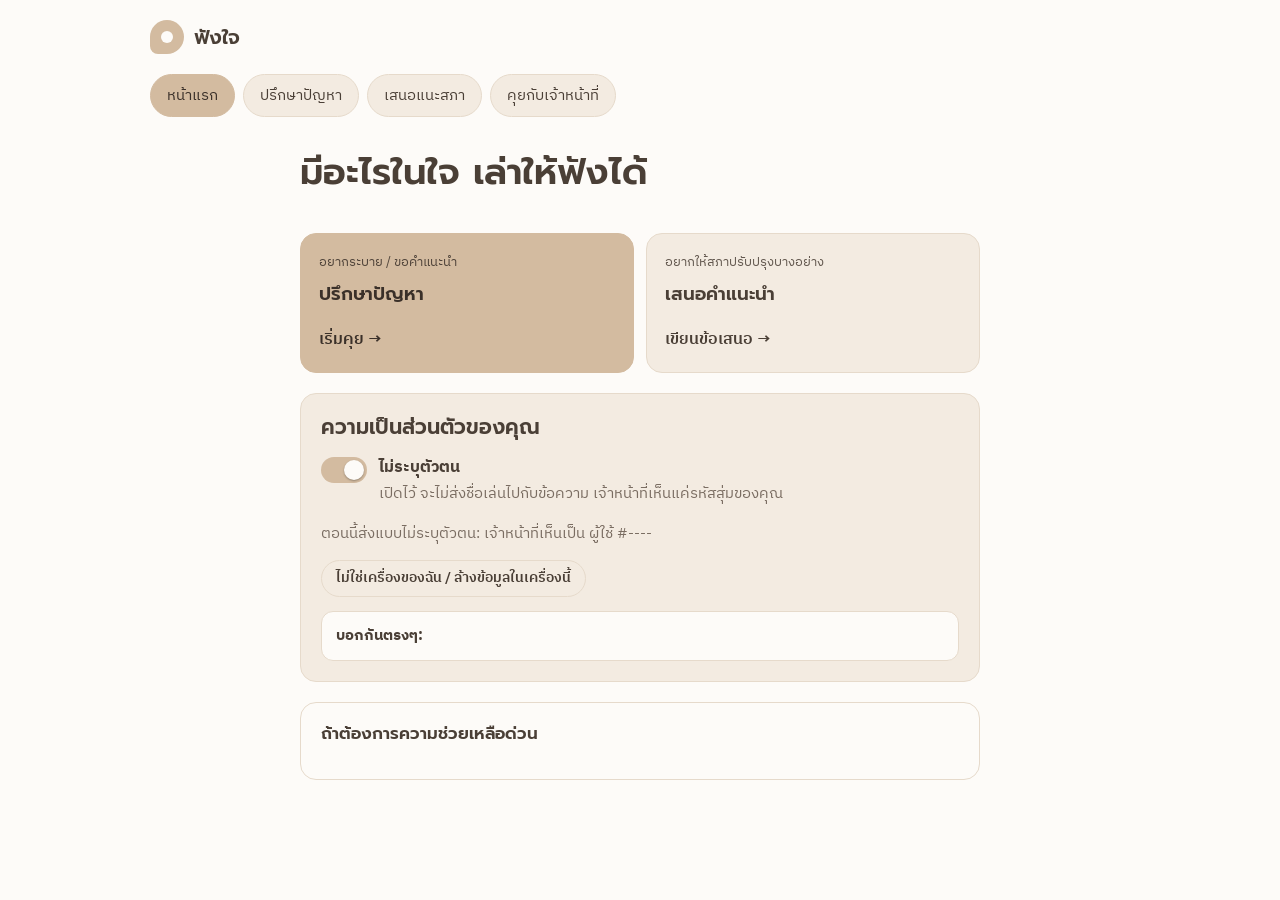
<file: index.html>
<!doctype html>
<html lang="th">
<head>
<meta charset="utf-8">
<meta name="viewport" content="width=device-width,initial-scale=1,viewport-fit=cover">
<meta name="color-scheme" content="light dark">
<meta name="robots" content="noindex">
<title>ฟังใจ</title>
<link rel="stylesheet" href="https://fonts.googleapis.com/css2?family=IBM+Plex+Sans+Thai:wght@400;500;600&family=Prompt:wght@500;600&display=swap">
<link rel="stylesheet" href="style.css">
</head>
<body>
<div class="wrap">
  <div class="top">
    <div class="brand"><span class="brand-mark"><i></i></span><span id="brandName">ฟังใจ</span></div>
    <span class="chip" id="saveState" hidden></span>
  </div>

  <nav class="nav" id="nav" aria-label="เมนู">
    <a href="#home" data-v="home">หน้าแรก</a>
    <a href="#consult" data-v="consult">ปรึกษาปัญหา</a>
    <a href="#suggest" data-v="suggest">เสนอแนะสภา</a>
    <a href="#officer" data-v="officer">คุยกับเจ้าหน้าที่<span class="dot" id="offDot" hidden>0</span></a>
  </nav>

  <div class="banner" id="banner" hidden></div>

  <!-- HOME -->
  <section data-view="home" class="col">
    <div class="hero">
      <h1 id="heroTitle">มีอะไรในใจ เล่าให้ฟังได้</h1>
      <p id="heroText"></p>
    </div>
    <div class="modes">
      <a class="mode primary" href="#consult">
        <span class="tag">อยากระบาย / ขอคำแนะนำ</span>
        <b>ปรึกษาปัญหา</b>
        <span id="cardConsult"></span>
        <span class="go">เริ่มคุย →</span>
      </a>
      <a class="mode" href="#suggest">
        <span class="tag">อยากให้สภาปรับปรุงบางอย่าง</span>
        <b>เสนอคำแนะนำ</b>
        <span id="cardSuggest"></span>
        <span class="go">เขียนข้อเสนอ →</span>
      </a>
    </div>

    <div class="panel">
      <h2>ความเป็นส่วนตัวของคุณ</h2>
      <label class="switch" for="anon">
        <input type="checkbox" id="anon" checked>
        <span><b>ไม่ระบุตัวตน</b><span class="muted">เปิดไว้ จะไม่ส่งชื่อเล่นไปกับข้อความ เจ้าหน้าที่เห็นแค่รหัสสุ่มของคุณ</span></span>
      </label>
      <div class="field" id="nickBox" hidden>
        <label for="nick">ชื่อเล่น (ถ้าอยากให้เรียก)</label>
        <input id="nick" type="text" maxlength="30" placeholder="เช่น ฟ้า" autocomplete="off">
      </div>
      <p class="muted" id="privState"></p>
      <div class="row"><button class="btn ghost small" type="button" id="wipeBtn">ไม่ใช่เครื่องของฉัน / ล้างข้อมูลในเครื่องนี้</button></div>
      <p class="muted" id="wipeNote" hidden></p>
      <div class="notice"><b>บอกกันตรงๆ:</b> <span id="privacyNote"></span></div>
    </div>

    <div class="panel plain">
      <h3>ถ้าต้องการความช่วยเหลือด่วน</h3>
      <div class="hotline" id="homeHot" style="margin-top:0"></div>
    </div>
    <footer id="footDisclaimer"></footer>
  </section>

  <!-- CONSULT -->
  <section data-view="consult" class="col" hidden>
    <div class="panel">
      <h2>ปรึกษาปัญหา</h2>
      <div id="gate" class="stack">
        <div class="notice"><b>ก่อนเริ่ม</b><br><span id="gateDisclaimer"></span> ถ้าเรื่องที่คุยหนักมากหรือเกี่ยวกับการทำร้ายตัวเอง เราจะแนะนำให้ติดต่อแพทย์หรือสายด่วนทันที</div>
        <label class="switch" for="agree">
          <input type="checkbox" id="agree">
          <span>เข้าใจแล้ว และรับทราบว่าเจ้าของเว็บอ่านข้อความได้ (ไม่เห็นชื่อจริง)</span>
        </label>
        <div class="row"><button class="btn warm" id="start" disabled>เริ่มเรื่องใหม่</button><span class="muted" id="whoami"></span></div>
        <div id="prevBox" class="stack" hidden>
          <h3>คุยต่อจากครั้งก่อน</h3>
          <div class="stack" id="prevList"></div>
        </div>
      </div>
      <div id="chatBox" hidden class="stack">
        <div id="crisisBox" hidden></div>
        <div class="chat" id="chat" aria-live="polite"></div>
        <form class="compose" id="chatForm">
          <input id="chatInput" type="text" maxlength="1000" placeholder="พิมพ์สิ่งที่อยากเล่า…" autocomplete="off" aria-label="ข้อความ">
          <button class="btn" type="submit" id="sendBtn">ส่ง</button>
          <button class="btn ghost" type="button" id="stopBtn" hidden>หยุด</button>
        </form>
        <div class="row"><button class="btn ghost small" id="endBtn" type="button">จบการคุยนี้</button><span class="muted" id="chatNote"></span></div>
      </div>
    </div>
  </section>

  <!-- SUGGEST -->
  <section data-view="suggest" class="col" hidden>
    <div class="panel">
      <h2>เสนอคำแนะนำถึงสภา</h2>
      <p class="muted">ไอเดียของคุณจะถูกรวบรวมและนำไปพูดคุยในสภา</p>
      <form id="suggestForm" class="stack">
        <div class="field"><label for="sCat">เรื่อง</label><select id="sCat"></select></div>
        <div class="field"><label for="sMsg">ข้อเสนอของคุณ</label><textarea id="sMsg" maxlength="1500" required placeholder="เล่าสิ่งที่อยากให้เปลี่ยน และเหตุผลสั้นๆ"></textarea></div>
        <p class="muted" id="sWho"></p>
        <div class="row"><button class="btn" type="submit">ส่งข้อเสนอ</button></div>
      </form>
      <div id="suggestDone" class="notice" hidden><b>ได้รับแล้ว</b> ขอบคุณที่ช่วยกันคิด ข้อเสนอถูกส่งถึงสภาแล้ว <button class="btn ghost small" id="sAgain" type="button" style="margin-left:8px">เขียนอีกเรื่อง</button></div>
    </div>
    <div class="panel plain" id="mySugBox" hidden>
      <h3>ข้อเสนอที่คุณส่งไปแล้ว</h3>
      <div class="stack" id="mySug"></div>
    </div>
  </section>

  <!-- OFFICER -->
  <section data-view="officer" class="col" hidden>
    <div class="panel">
      <h2>คุยกับ<span id="officerTitle">เจ้าหน้าที่สภา</span></h2>
      <p class="muted" id="officerIntro"></p>
      <div class="chat" id="offLog" aria-live="polite"></div>
      <form class="stack" id="officerForm">
        <div class="field"><label for="oMsg">ข้อความถึงเจ้าหน้าที่</label><textarea id="oMsg" maxlength="1500" required placeholder="เล่าสั้นๆ ได้เลย"></textarea></div>
        <p class="muted" id="oWho"></p>
        <div class="row"><button class="btn" type="submit">ส่งถึงเจ้าหน้าที่</button></div>
      </form>
    </div>
  </section>


</div>
<script src="config.js"></script>
<script src="app.js"></script>
</body>
</html>
</file>
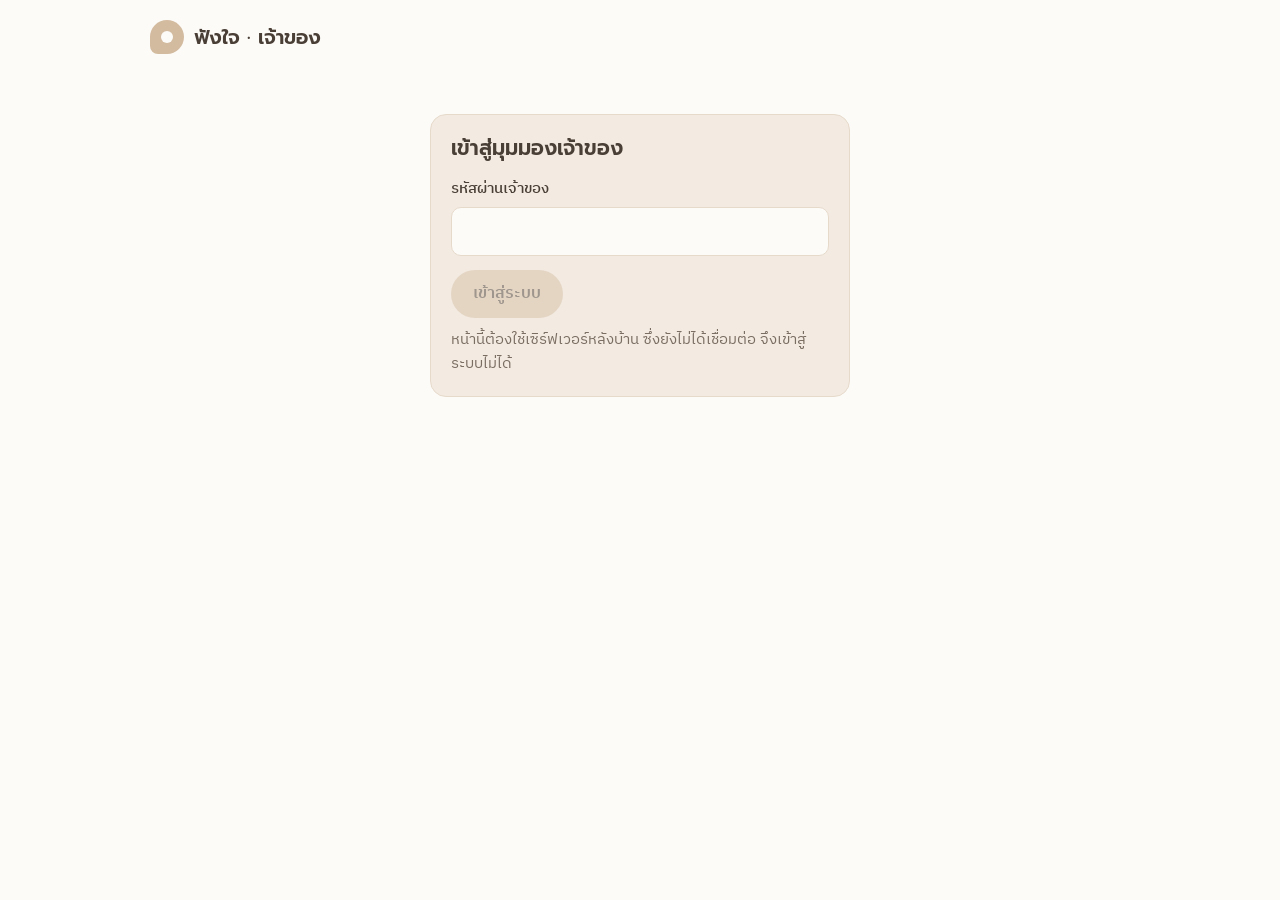
<file: admin.html>
<!doctype html>
<html lang="th">
<head>
<meta charset="utf-8">
<meta name="viewport" content="width=device-width,initial-scale=1,viewport-fit=cover">
<meta name="color-scheme" content="light dark">
<meta name="robots" content="noindex">
<title>ฟังใจ เจ้าของ</title>
<link rel="stylesheet" href="https://fonts.googleapis.com/css2?family=IBM+Plex+Sans+Thai:wght@400;500;600&family=Prompt:wght@500;600&display=swap">
<link rel="stylesheet" href="style.css">
</head>
<body>
<div class="wrap">
  <div class="top"><div class="brand"><span class="brand-mark"><i></i></span><span id="brandName">ฟังใจ · เจ้าของ</span></div></div>
  <section id="loginBox" class="panel login">
    <h2>เข้าสู่มุมมองเจ้าของ</h2>
    <form id="loginForm" class="stack">
      <div class="field"><label for="pw">รหัสผ่านเจ้าของ</label><input type="password" id="pw" autocomplete="current-password" style="background:var(--bg);border:1px solid var(--line);border-radius:10px;padding:10px 12px;width:100%"></div>
      <div class="row"><button class="btn" type="submit">เข้าสู่ระบบ</button><span class="muted" id="loginMsg"></span></div>
    </form>
  </section>
  <!-- ADMIN -->
  <section id="adminApp" class="stack" hidden>
    <div class="panel">
      <div class="row" style="justify-content:space-between"><h2>มุมมองเจ้าของ</h2><div class="row"><span class="chip" id="admDot" hidden></span><button class="btn ghost small" type="button" id="logoutBtn">ออกจากระบบ</button></div></div>
      <div class="notice">ข้อความของน้องๆ เห็นเป็นรหัสสุ่ม (และชื่อเล่น ถ้าน้องใส่ไว้) ไม่มีชื่อจริงหรือบัญชีของน้อง กรุณาเก็บรหัสผ่านเจ้าของเป็นความลับ</div>
      <div class="tabs" id="aTabs">
        <button type="button" data-t="inbox" aria-pressed="true">ข้อความจากน้องๆ</button>
        <button type="button" data-t="settings" aria-pressed="false">ตั้งค่าเว็บไซต์</button>
      </div>
    </div>

    <div id="aInbox" class="stack">
      <div class="stats" id="aStats"></div>
      <div class="agrid">
        <div class="panel">
          <div class="field"><label for="aFilter">แสดง</label>
            <select id="aFilter"><option value="all">ทั้งหมด</option><option value="urgent">ต้องดูแลด่วน</option><option value="waiting">รอเจ้าหน้าที่ตอบ</option></select>
          </div>
          <div class="slist" id="aList"></div>
        </div>
        <div class="panel" id="aDetail"><p class="muted">เลือกรายการทางซ้ายเพื่อดูข้อความ</p></div>
      </div>
    </div>

    <div id="aSettings" class="panel" hidden>
      <h2>ตั้งค่าเว็บไซต์</h2>
      <p class="muted">แก้แล้วกดบันทึก ข้อความบนเว็บและคำสั่งของ AI จะเปลี่ยนทันทีสำหรับทุกคน</p>
      <form id="setForm" class="stack">
        <div class="field"><label for="f_siteName">ชื่อเว็บไซต์</label><input type="text" id="f_siteName" maxlength="40"></div>
        <div class="field"><label for="f_heroTitle">หัวข้อหน้าแรก</label><input type="text" id="f_heroTitle" maxlength="120"></div>
        <div class="field"><label for="f_heroText">คำอธิบายหน้าแรก</label><textarea id="f_heroText" maxlength="500"></textarea></div>
        <div class="field"><label for="f_cardConsult">ข้อความบนการ์ด "ปรึกษาปัญหา"</label><input type="text" id="f_cardConsult" maxlength="200"></div>
        <div class="field"><label for="f_cardSuggest">ข้อความบนการ์ด "เสนอคำแนะนำ"</label><input type="text" id="f_cardSuggest" maxlength="200"></div>
        <div class="field"><label for="f_privacyNote">ข้อความเรื่องความเป็นส่วนตัว</label><textarea id="f_privacyNote" maxlength="600"></textarea><span class="hint">บอกน้องๆ ตามจริงว่าใครอ่านข้อความได้บ้าง</span></div>
        <div class="field"><label for="f_disclaimer">คำเตือนว่าไม่ใช่นักจิตวิทยาจริง</label><textarea id="f_disclaimer" maxlength="400"></textarea></div>
        <div class="field"><label for="f_greeting">ข้อความทักทายแรกของ AI</label><input type="text" id="f_greeting" maxlength="200"></div>
        <div class="field"><label for="f_officerName">ชื่อที่น้องเห็นตอนคุยกับเจ้าหน้าที่</label><input type="text" id="f_officerName" maxlength="40"></div>
        <div class="field"><label for="f_officerIntro">คำอธิบายหน้า "คุยกับเจ้าหน้าที่"</label><textarea id="f_officerIntro" maxlength="400"></textarea></div>
        <div class="field"><label for="f_categories">หมวดเรื่องที่เสนอสภา (บรรทัดละหมวด)</label><textarea id="f_categories"></textarea></div>
        <div class="field"><label for="f_hotlines">สายด่วน (บรรทัดละรายการ รูปแบบ ชื่อ | เบอร์)</label><textarea id="f_hotlines"></textarea><span class="hint">แสดงในหน้าแรกและตอนที่ระบบเจอเรื่องร้ายแรง</span></div>
        <label class="switch" for="f_aiEnabled"><input type="checkbox" id="f_aiEnabled"><span><b>เปิดผู้ช่วย AI</b><span class="muted">ปิดไว้ได้ ถ้าอยากให้น้องคุยกับเจ้าหน้าที่อย่างเดียว</span></span></label>
        <div class="field"><label for="f_aiTier">ความเร็ว AI</label>
          <select id="f_aiTier"><option value="default">ปกติ (คิดนานกว่า ตอบรอบคอบ)</option><option value="quick">เร็ว (ตอบทันที เหมาะกับแชทสั้นๆ)</option></select>
        </div>
        <div class="field"><label for="f_persona">คำสั่งบุคลิกของ AI "พี่"</label><textarea id="f_persona" style="min-height:300px"></textarea><span class="hint">ระบบจะเติมสายด่วนและแท็กประเมินความเสี่ยงต่อท้ายให้เอง ไม่ต้องใส่</span></div>
        <div class="row">
          <button class="btn" type="submit" id="setSave">บันทึก</button>
          <button class="btn ghost" type="button" id="setReset">คืนค่าเริ่มต้น</button>
          <span class="muted" id="setMsg"></span>
        </div>
      </form>
    </div>
  </section>
</div>
<script src="config.js"></script>
<script src="admin.js"></script>
</body>
</html>
</file>
<file: style.css>
/* พื้นฐาน (หน้าเว็บอิสระ ไม่มีโครงสำเร็จรูป) */
html{color-scheme:light}
:root{padding-top:env(safe-area-inset-top,0px);padding-bottom:env(safe-area-inset-bottom,0px)}
body{margin:0}
img{max-width:100%}
[hidden]{display:none!important}
/* Layout: one column (phone-first). Header -> nav -> banner -> one active view. Owner gets an extra wide "มุมมองเจ้าของ" view. Off-white paper, pale beige cards, soft tan primary, sand secondary, soft brown text. */
:root{
  --bg:#FDFBF8;
  --surface:#F3EBE1;
  --fg:#4A3F36;
  --muted:#7A6D62;
  --line:#E6DACB;
  --accent:#D3BBA0;
  --accent-fg:#3A3029;
  --warm:#E9D9C3;
  --warm-fg:#4A3F36;
  --crisis:#B83253;
  --crisis-bg:#FBE6E6;
  --ok:#3F6B4E;
  --font-display:"Prompt","IBM Plex Sans Thai",system-ui,sans-serif;
  --font-body:"IBM Plex Sans Thai",system-ui,sans-serif;
}
@media (prefers-color-scheme: dark){
  :root:not([data-theme="light"]){
    --bg:#1F1B17;--surface:#2B251F;--fg:#F1E9DF;--muted:#B5A797;--line:#433A31;
    --accent:#D3BBA0;--accent-fg:#2A2118;--warm:#A58D72;--warm-fg:#2A2118;
    --crisis:#FF9DAA;--crisis-bg:#3D2022;--ok:#7CCB9A;color-scheme:dark;
  }
}
:root[data-theme="dark"]{
  --bg:#1F1B17;--surface:#2B251F;--fg:#F1E9DF;--muted:#B5A797;--line:#433A31;
  --accent:#D3BBA0;--accent-fg:#2A2118;--warm:#A58D72;--warm-fg:#2A2118;
  --crisis:#FF9DAA;--crisis-bg:#3D2022;--ok:#7CCB9A;color-scheme:dark;
}
*{box-sizing:border-box}
body{
  background:var(--bg);color:var(--fg);font-family:var(--font-body);font-size:16px;line-height:1.65;
  padding-block:20px 56px;
  padding-left:max(16px,env(safe-area-inset-left,0px));
  padding-right:max(16px,env(safe-area-inset-right,0px));
}
.wrap{max-width:980px;margin:0 auto;display:flex;flex-direction:column;gap:20px}
.col{width:100%;max-width:680px;margin:0 auto;display:flex;flex-direction:column;gap:20px}
.stack{display:flex;flex-direction:column;gap:14px}
h1,h2,h3{font-family:var(--font-display);font-weight:600;line-height:1.3;margin:0;text-wrap:balance}
h1{font-size:clamp(1.7rem,6vw,2.3rem)}
h2{font-size:1.3rem}
h3{font-size:1.05rem}
p{margin:0}
button,input,select,textarea{font:inherit;color:inherit}
:focus-visible{outline:3px solid var(--fg);outline-offset:2px}

.top{display:flex;align-items:center;justify-content:space-between;gap:12px;flex-wrap:wrap}
.brand{display:flex;align-items:center;gap:10px;font-family:var(--font-display);font-weight:600;font-size:1.25rem}
.brand-mark{width:34px;height:34px;border-radius:50% 50% 50% 8px;background:var(--accent);display:grid;place-items:center}
.brand-mark i{width:12px;height:12px;border-radius:50%;background:var(--bg);display:block}
.chip{font-size:.8rem;color:var(--muted);border:1px dashed var(--line);border-radius:999px;padding:2px 12px}

.nav{display:flex;gap:8px;overflow-x:auto;padding-bottom:4px;scrollbar-width:thin}
.nav a{flex:none;text-decoration:none;color:var(--fg);padding:8px 16px;border-radius:999px;border:1px solid var(--line);background:var(--surface);font-size:.95rem;display:inline-flex;align-items:center;gap:6px}
.nav a[aria-current="page"]{background:var(--accent);color:var(--accent-fg);border-color:var(--accent)}
.nav a.admin{margin-left:auto;border-style:dashed}
.dot{min-width:20px;height:20px;border-radius:10px;background:var(--crisis);color:var(--bg);font-size:.75rem;display:inline-grid;place-items:center;padding:0 6px;font-variant-numeric:tabular-nums}

.panel{background:var(--surface);border:1px solid var(--line);border-radius:16px;padding:20px;display:flex;flex-direction:column;gap:14px;min-width:0}
.panel.plain{background:var(--bg)}
.muted{color:var(--muted);font-size:.92rem}
.hero{display:flex;flex-direction:column;gap:12px;padding:8px 0 4px}
.hero p{font-size:1.05rem;color:var(--muted);max-width:52ch}

.modes{display:grid;grid-template-columns:repeat(auto-fit,minmax(240px,1fr));gap:12px}
.mode{display:flex;flex-direction:column;gap:6px;text-align:left;text-decoration:none;color:var(--fg);background:var(--surface);border:1px solid var(--line);border-radius:16px;padding:18px}
.mode:hover{border-color:var(--accent)}
.mode.primary{background:var(--accent);color:var(--accent-fg);border-color:var(--accent)}
.mode .tag{font-size:.8rem;opacity:.85}
.mode b{font-family:var(--font-display);font-size:1.15rem;font-weight:600}
.mode .go{margin-top:6px;font-weight:600}

.switch{display:flex;align-items:flex-start;gap:12px;cursor:pointer}
.switch input{appearance:none;flex:none;width:46px;height:26px;border-radius:999px;background:var(--line);position:relative;margin:2px 0 0;cursor:pointer;transition:background .15s}
.switch input::after{content:"";position:absolute;top:3px;left:3px;width:20px;height:20px;border-radius:50%;background:var(--bg);transition:transform .15s;box-shadow:0 1px 2px rgba(0,0,0,.3)}
.switch input:checked{background:var(--accent)}
.switch input:checked::after{transform:translateX(20px)}
.switch span b{display:block}
.field{display:flex;flex-direction:column;gap:6px}
.field label{font-weight:500;font-size:.95rem}
.field input[type=text],.field select,.field textarea{background:var(--bg);border:1px solid var(--line);border-radius:10px;padding:10px 12px;width:100%}
.field textarea{min-height:110px;resize:vertical}
.field .hint{font-size:.82rem;color:var(--muted)}
.btn{border:0;border-radius:999px;padding:11px 22px;font-weight:600;cursor:pointer;background:var(--accent);color:var(--accent-fg);text-decoration:none;display:inline-block}
.btn.warm{background:var(--warm);color:var(--warm-fg)}
.btn.ghost{background:transparent;color:var(--fg);border:1px solid var(--line)}
.btn.small{padding:6px 14px;font-size:.88rem}
.btn:disabled{opacity:.45;cursor:not-allowed}
.row{display:flex;gap:10px;flex-wrap:wrap;align-items:center}

.notice{border-radius:12px;padding:12px 14px;font-size:.92rem;background:var(--bg);border:1px solid var(--line);color:var(--muted)}
.notice b{color:var(--fg)}
.notice.crisis{background:var(--crisis-bg);border-color:var(--crisis);color:var(--fg)}
.banner{display:flex;flex-direction:column;gap:4px;border:1px dashed var(--line);border-radius:12px;padding:10px 14px;font-size:.88rem;color:var(--muted)}

.chat{display:flex;flex-direction:column;gap:10px;min-height:240px;max-height:52vh;overflow-y:auto;padding:4px 2px}
.msg{max-width:86%;padding:10px 14px;border-radius:16px;white-space:pre-wrap;overflow-wrap:anywhere}
.msg.ai,.msg.staff{background:var(--bg);border:1px solid var(--line);border-bottom-left-radius:4px;align-self:flex-start}
.msg.staff{border-color:var(--accent)}
.msg.me{background:var(--accent);color:var(--accent-fg);border-bottom-right-radius:4px;align-self:flex-end}
.msg.sys{align-self:stretch;max-width:none;background:var(--bg);border:1px dashed var(--line);border-radius:12px;color:var(--muted);font-size:.9rem}
.msg .who{display:block;font-size:.75rem;opacity:.8;margin-bottom:2px}
.msg .when{display:block;font-size:.72rem;opacity:.7;margin-top:2px}
.hotline{display:flex;gap:8px;flex-wrap:wrap;margin-top:8px}
.hotline span{background:var(--bg);border:1px solid var(--crisis);border-radius:10px;padding:6px 12px;font-variant-numeric:tabular-nums}
.compose{display:flex;gap:8px}
.compose input{flex:1;min-width:0;background:var(--bg);border:1px solid var(--line);border-radius:999px;padding:11px 16px}

.stats{display:grid;grid-template-columns:repeat(auto-fit,minmax(130px,1fr));gap:10px}
.stat{background:var(--bg);border:1px solid var(--line);border-radius:12px;padding:12px 14px}
.stat b{display:block;font-family:var(--font-display);font-size:1.6rem;font-variant-numeric:tabular-nums}
.stat span{font-size:.85rem;color:var(--muted)}
.pill{display:inline-block;border-radius:999px;padding:1px 10px;font-size:.78rem;border:1px solid var(--line);white-space:nowrap}
.pill.urgent{background:var(--crisis-bg);border-color:var(--crisis);color:var(--crisis)}
.pill.warn{border-color:var(--accent)}
.pill.ok{color:var(--ok);border-color:var(--ok)}
.tabs{display:flex;gap:8px;flex-wrap:wrap}
.tabs button{border:1px solid var(--line);background:var(--bg);border-radius:999px;padding:7px 16px;cursor:pointer}
.tabs button[aria-pressed="true"]{background:var(--accent);color:var(--accent-fg);border-color:var(--accent)}
.agrid{display:grid;grid-template-columns:minmax(220px,300px) minmax(0,1fr);gap:16px;align-items:start}
@media (max-width:760px){.agrid{grid-template-columns:1fr}}
.slist{display:flex;flex-direction:column;gap:8px;max-height:60vh;overflow-y:auto}
.srow{display:flex;flex-direction:column;gap:4px;text-align:left;background:var(--bg);border:1px solid var(--line);border-radius:12px;padding:10px 12px;cursor:pointer;width:100%}
.srow[aria-current="true"]{border-color:var(--accent);background:var(--warm)}
.srow .l1{display:flex;justify-content:space-between;gap:8px;font-weight:500}
.srow .l2{display:flex;gap:6px;flex-wrap:wrap;font-size:.8rem;color:var(--muted)}
.thread{border:1px solid var(--line);border-radius:12px;padding:12px;display:flex;flex-direction:column;gap:10px;background:var(--bg)}
.thread .hd{display:flex;gap:8px;flex-wrap:wrap;align-items:center;justify-content:space-between}
.bubbles{display:flex;flex-direction:column;gap:6px;max-height:320px;overflow-y:auto}
.bubbles .msg{max-width:92%;font-size:.92rem;padding:8px 12px}
.thread select,.thread textarea,.reply textarea{background:var(--surface);border:1px solid var(--line);border-radius:10px;padding:8px 10px;width:100%}
.thread textarea,.reply textarea{min-height:60px;resize:vertical}
.toast{position:fixed;left:50%;transform:translateX(-50%);bottom:calc(20px + env(safe-area-inset-bottom,0px));background:var(--fg);color:var(--bg);border-radius:999px;padding:10px 20px;font-size:.92rem;z-index:20}
footer{font-size:.85rem;color:var(--muted)}
@media (prefers-reduced-motion:reduce){*{transition:none!important}}

.login{max-width:420px;margin:40px auto}
.skip{position:absolute;left:-9999px}
</file>
